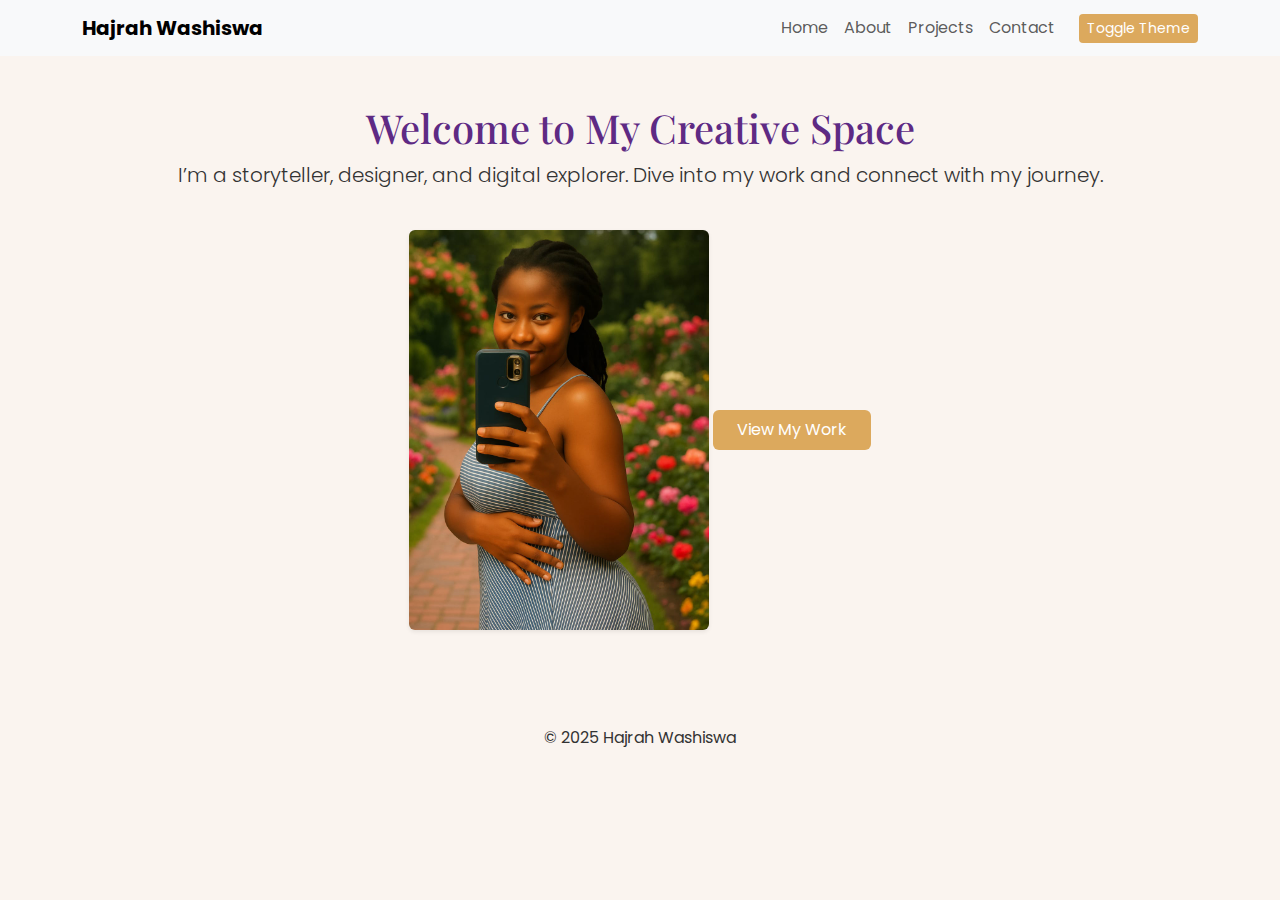
<file: Destyne Hajrah 2/index.html>
<!DOCTYPE html>
<html lang="en">
<head>
  <meta charset="UTF-8" />
  <meta name="viewport" content="width=device-width, initial-scale=1" />
  <title>Welcome - Hajrah Washiswa</title>
  <!-- Bootstrap CDN -->
  <link href="https://cdn.jsdelivr.net/npm/bootstrap@5.3.0/dist/css/bootstrap.min.css" rel="stylesheet" />
  <!-- Google Fonts -->
  <link href="https://fonts.googleapis.com/css2?family=Poppins:wght@400;600&family=Playfair+Display&display=swap" rel="stylesheet" />
  <style>
    body {
      background-color: #FAF4EF;
      font-family: 'Poppins', sans-serif;
      color: #333333;
    }
    h1, h2 {
      font-family: 'Playfair Display', serif;
      color: #5E2A84;
    }
    .btn-custom {
      background-color: #DCA95D;
      color: white;
      border: none;
    }
    .btn-custom:hover {
      background-color: #5E2A84;
    }
  </style>
  <link rel="stylesheet" href="style.css" />
</head>
<body>

  <nav class="navbar navbar-expand-lg bg-light">
    <div class="container">
      <a class="navbar-brand fw-bold" href="#">Hajrah Washiswa</a>
      <button class="navbar-toggler" data-bs-toggle="collapse" data-bs-target="#navbarNav">
        <span class="navbar-toggler-icon"></span>
      </button>
      <div class="collapse navbar-collapse justify-content-end" id="navbarNav">
        <ul class="navbar-nav">
          <li class="nav-item"><a class="nav-link" href="index.html">Home</a></li>
          <li class="nav-item"><a class="nav-link" href="about.html">About</a></li>
          <li class="nav-item"><a class="nav-link" href="projects.html">Projects</a></li>
          <li class="nav-item"><a class="nav-link" href="contact.html">Contact</a></li>
        </ul>
        <button id="toggle-theme" class="btn btn-sm btn-custom ms-3">Toggle Theme</button>
      </div>
    </div>
  </nav>

  <header class="container text-center py-5">
    <h1>Welcome to My Creative Space</h1>
    <p class="lead">I’m a storyteller, designer, and digital explorer. Dive into my work and connect with my journey.</p>
    <img src="assets/images/image1.jpg" alt="Hajrah portrait" class="img-fluid rounded shadow-sm my-4" width="300" />
    <a href="projects.html" class="btn btn-custom px-4 py-2">View My Work</a>
  </header>

  <footer class="text-center py-4">
    <p>&copy; 2025 Hajrah Washiswa</p>
  </footer>

  <!-- Bootstrap JS -->
  <script src="https://cdn.jsdelivr.net/npm/bootstrap@5.3.0/dist/js/bootstrap.bundle.min.js"></script>
<script src="script.js"></script>
</body>
</html>
</file>
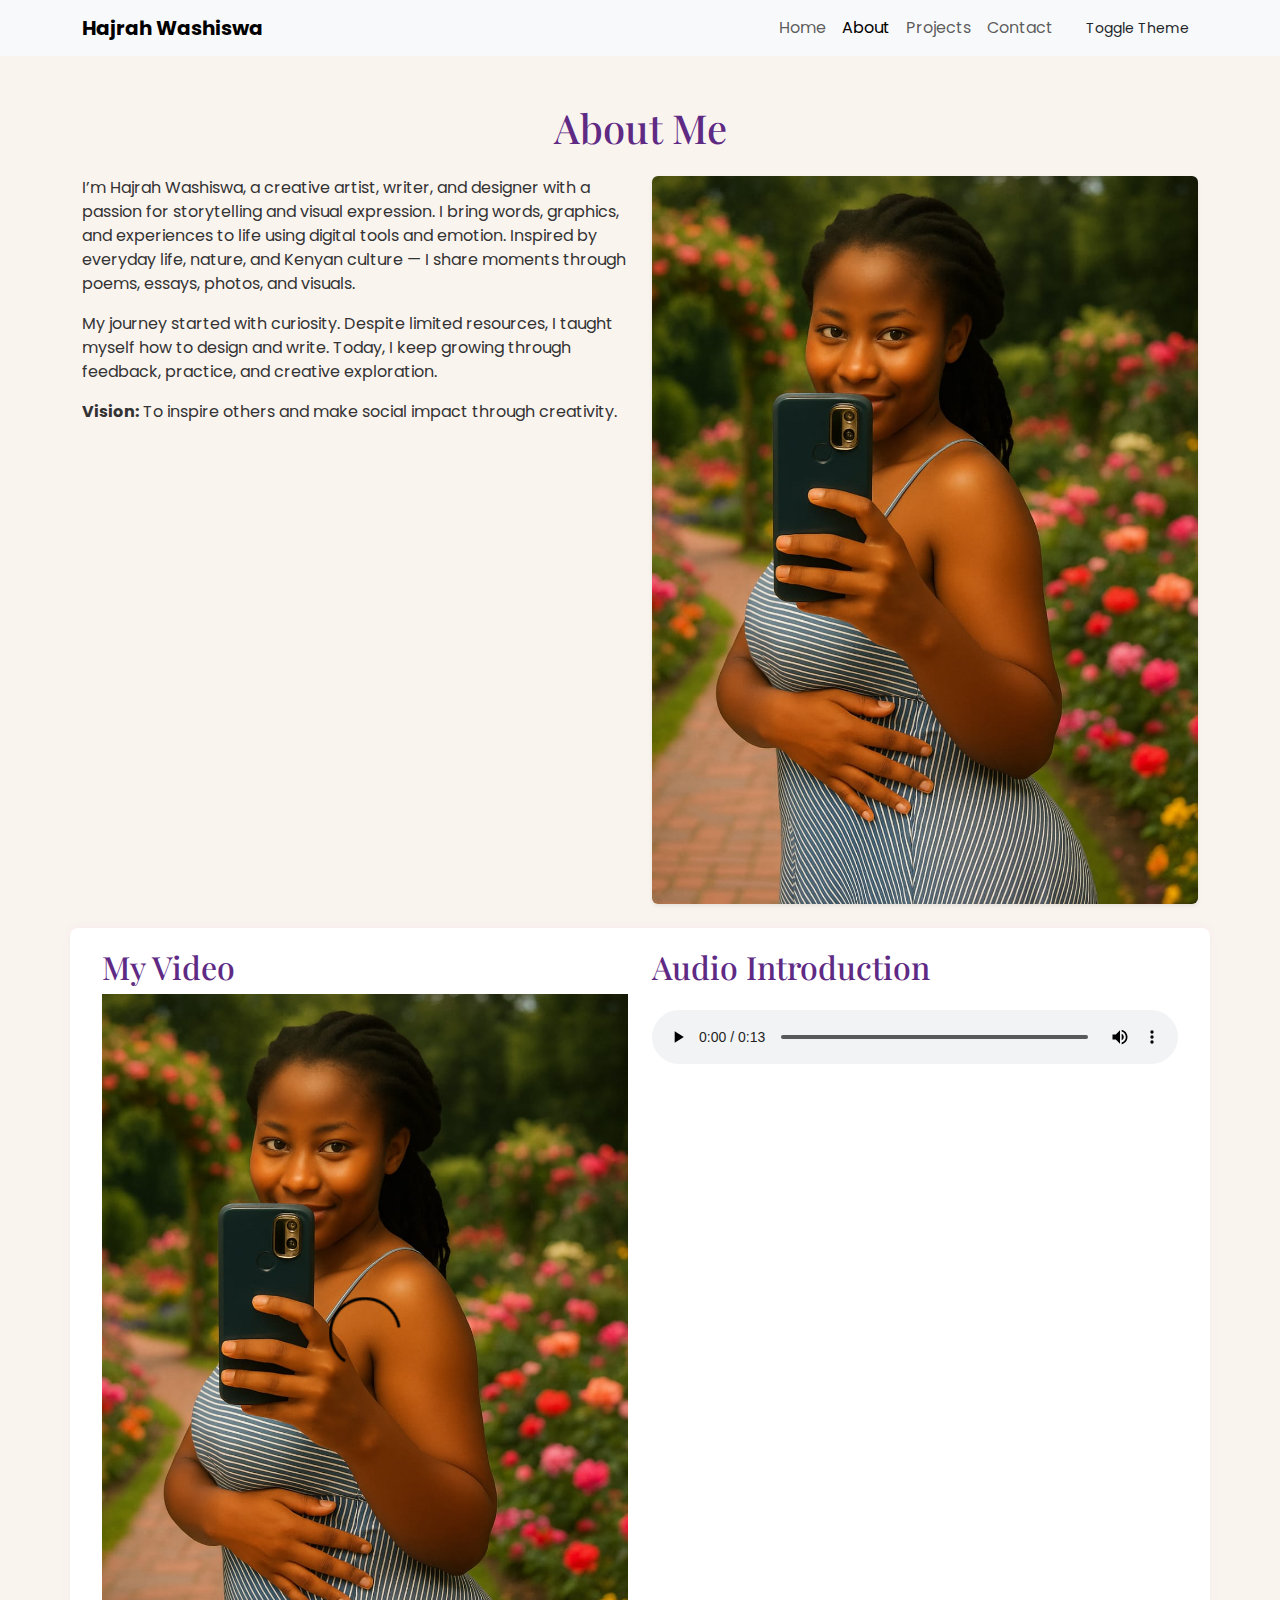
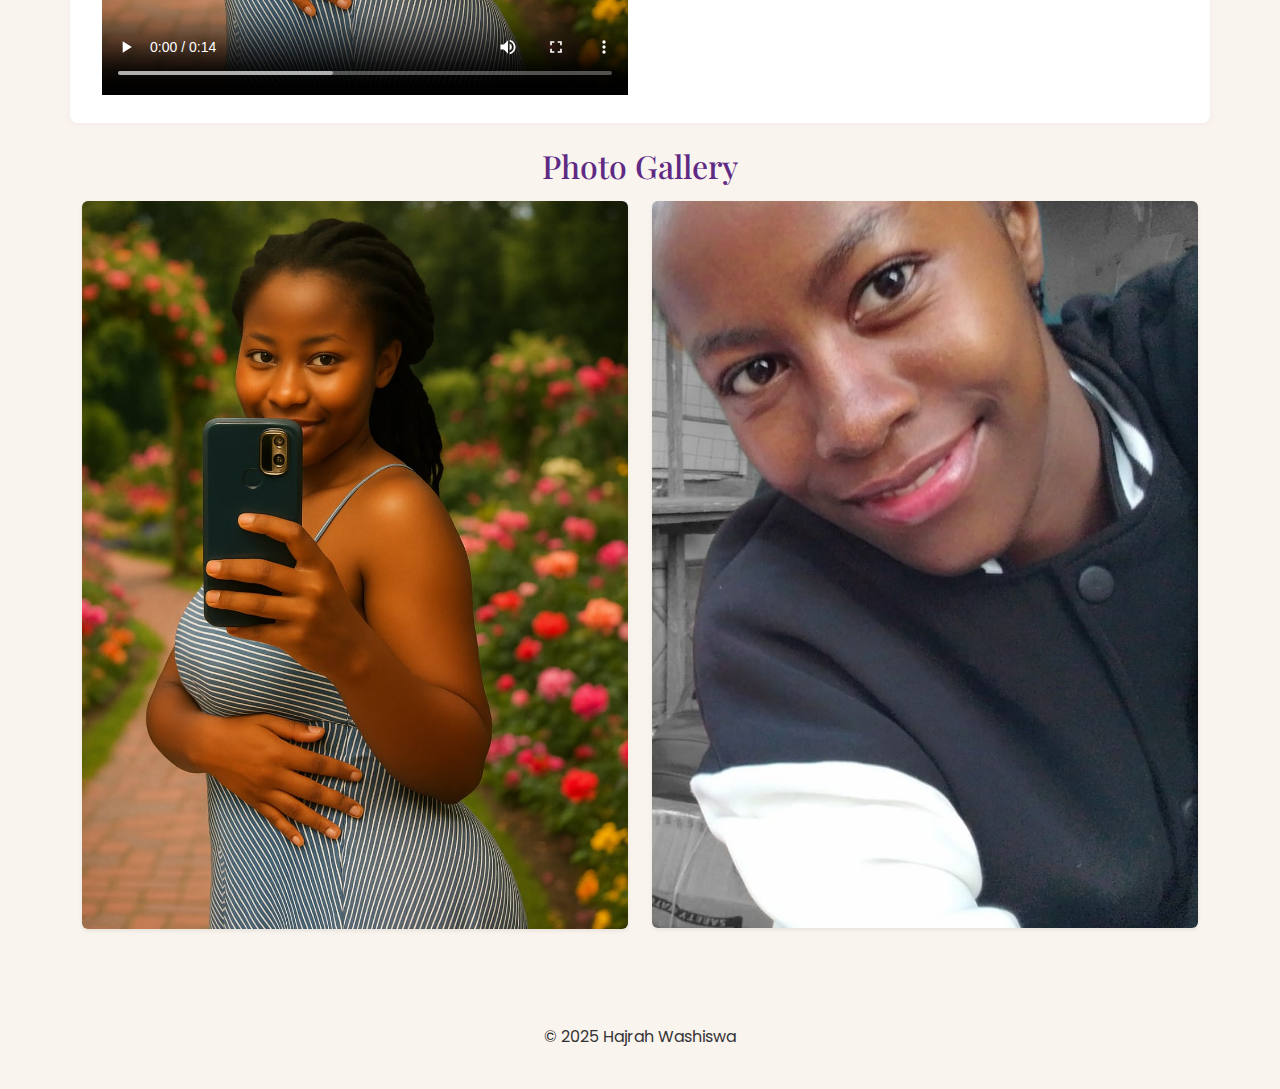
<file: Destyne Hajrah 2/about.html>
<!DOCTYPE html>
<html lang="en">
<head>
  <meta charset="UTF-8" />
  <meta name="viewport" content="width=device-width, initial-scale=1" />
  <title>About - Hajrah Washiswa</title>
  <link href="https://cdn.jsdelivr.net/npm/bootstrap@5.3.0/dist/css/bootstrap.min.css" rel="stylesheet" />
  <link href="https://fonts.googleapis.com/css2?family=Poppins:wght@400;600&family=Playfair+Display&display=swap" rel="stylesheet" />
  <style>
    body {
      background-color: #FAF4EF;
      font-family: 'Poppins', sans-serif;
      color: #333333;
    }
    h1, h2 {
      font-family: 'Playfair Display', serif;
      color: #5E2A84;
    }
    .media-section {
      background-color: #ffffff;
      border-radius: 8px;
      padding: 20px;
      box-shadow: 0 0 10px rgba(94, 42, 132, 0.05);
    }
  </style>
  <link rel="stylesheet" href="style.css" />
</head>
<body>

  <nav class="navbar navbar-expand-lg bg-light">
    <div class="container">
      <a class="navbar-brand fw-bold" href="#">Hajrah Washiswa</a>
      <button class="navbar-toggler" data-bs-toggle="collapse" data-bs-target="#navbarNav">
        <span class="navbar-toggler-icon"></span>
      </button>
      <div class="collapse navbar-collapse justify-content-end" id="navbarNav">
        <ul class="navbar-nav">
          <li class="nav-item"><a class="nav-link" href="index.html">Home</a></li>
          <li class="nav-item"><a class="nav-link active" href="#">About</a></li>
          <li class="nav-item"><a class="nav-link" href="projects.html">Projects</a></li>
          <li class="nav-item"><a class="nav-link" href="contact.html">Contact</a></li>
        </ul>
        <button id="toggle-theme" class="btn btn-sm btn-custom ms-3">Toggle Theme</button>
      </div>
    </div>
  </nav>

  <div class="container py-5">
    <h1 class="text-center mb-4">About Me</h1>

    <div class="row mb-4">
      <div class="col-md-6">
        <p>
          I’m Hajrah Washiswa, a creative artist, writer, and designer with a passion for storytelling and visual expression. I bring words, graphics, and experiences to life using digital tools and emotion. Inspired by everyday life, nature, and Kenyan culture — I share moments through poems, essays, photos, and visuals.
        </p>
        <p>
          My journey started with curiosity. Despite limited resources, I taught myself how to design and write. Today, I keep growing through feedback, practice, and creative exploration.
        </p>
        <p><strong>Vision:</strong> To inspire others and make social impact through creativity.</p>
      </div>
      <div class="col-md-6">
        <img src="assets/images/image1.jpg" alt="Creative portrait" class="img-fluid rounded shadow-sm" />
      </div>
    </div>

    <div class="row mb-4 media-section">
      <div class="col-md-6">
        <h2>My Video</h2>
        <video controls class="w-100" poster="assets/images/image1.jpg">
          <source src="assets/video/video1.mp4" type="video/mp4" />
          Your browser does not support the video tag.
        </video>
      </div>
      <div class="col-md-6">
        <h2>Audio Introduction</h2>
        <audio controls class="w-100 mt-3">
          <source src="assets/audio/audio1.m4a" type="audio/mp4" />
          Your browser does not support the audio element.
        </audio>
      </div>
    </div>

    <div class="row mb-4">
      <h2 class="text-center mb-3">Photo Gallery</h2>
      <div class="col-md-6 text-center">
        <img src="assets/images/image1.jpg" alt="Gallery image 1" class="img-fluid rounded shadow-sm" />
      </div>
      <div class="col-md-6 text-center">
        <img src="assets/images/image2.jpg" alt="Gallery image 2" class="img-fluid rounded shadow-sm" />
      </div>
    </div>
  </div>

  <footer class="text-center py-4">
    <p>&copy; 2025 Hajrah Washiswa</p>
  </footer>

  <script src="https://cdn.jsdelivr.net/npm/bootstrap@5.3.0/dist/js/bootstrap.bundle.min.js"></script>
<script src="script.js"></script>
</body>
</html>
</file>
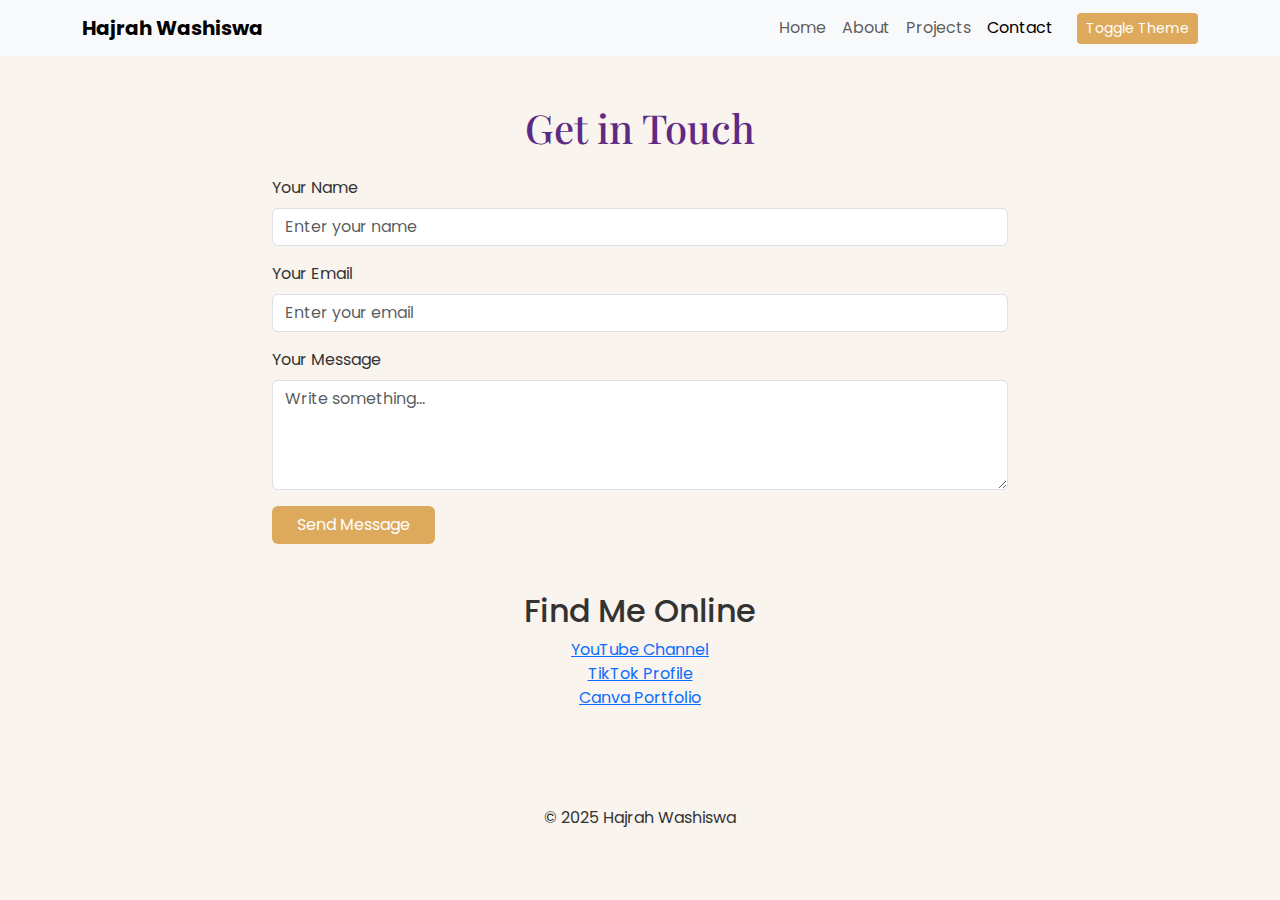
<file: Destyne Hajrah 2/contact.html>
<!DOCTYPE html>
<html lang="en">
<head>
  <meta charset="UTF-8" />
  <meta name="viewport" content="width=device-width, initial-scale=1" />
  <title>Contact - Hajrah Washiswa</title>
  <link href="https://cdn.jsdelivr.net/npm/bootstrap@5.3.0/dist/css/bootstrap.min.css" rel="stylesheet" />
  <link href="https://fonts.googleapis.com/css2?family=Poppins:wght@400;600&family=Playfair+Display&display=swap" rel="stylesheet" />
  <style>
    body {
      background-color: #FAF4EF;
      font-family: 'Poppins', sans-serif;
      color: #333333;
    }
    h1 {
      font-family: 'Playfair Display', serif;
      color: #5E2A84;
    }
    .btn-custom {
      background-color: #DCA95D;
      color: white;
    }
    .btn-custom:hover {
      background-color: #5E2A84;
    }
  </style>
  <link rel="stylesheet" href="style.css" />
</head>
<body>

  <nav class="navbar navbar-expand-lg bg-light">
    <div class="container">
      <a class="navbar-brand fw-bold" href="#">Hajrah Washiswa</a>
      <button class="navbar-toggler" data-bs-toggle="collapse" data-bs-target="#navbarNav">
        <span class="navbar-toggler-icon"></span>
      </button>
      <div class="collapse navbar-collapse justify-content-end" id="navbarNav">
        <ul class="navbar-nav">
          <li class="nav-item"><a class="nav-link" href="index.html">Home</a></li>
          <li class="nav-item"><a class="nav-link" href="about.html">About</a></li>
          <li class="nav-item"><a class="nav-link" href="projects.html">Projects</a></li>
          <li class="nav-item"><a class="nav-link active" href="#">Contact</a></li>
        </ul>
        <button id="toggle-theme" class="btn btn-sm btn-custom ms-3">Toggle Theme</button>

      </div>
    </div>
  </nav>

  <div class="container py-5">
    <h1 class="text-center mb-4">Get in Touch</h1>

    <div class="row justify-content-center mb-5">
      <div class="col-md-8">
        <form>
          <div class="mb-3">
            <label for="name" class="form-label">Your Name</label>
            <input type="text" id="name" class="form-control" placeholder="Enter your name" />
          </div>
          <div class="mb-3">
            <label for="email" class="form-label">Your Email</label>
            <input type="email" id="email" class="form-control" placeholder="Enter your email" />
          </div>
          <div class="mb-3">
            <label for="message" class="form-label">Your Message</label>
            <textarea id="message" rows="4" class="form-control" placeholder="Write something..."></textarea>
          </div>
          <button type="submit" class="btn btn-custom px-4">Send Message</button>
        </form>
      </div>
    </div>

    <div class="text-center mb-4">
      <h2>Find Me Online</h2>
      <ul class="list-unstyled">
        <li><a href="https://www.youtube.com/@MurungaHajrah-ng1ol" target="_blank">YouTube Channel</a></li>
        <li><a href="https://tiktok.com/@murungahajrah" target="_blank">TikTok Profile</a></li>
        <li><a href="https://hajrah-portfolio.my.canva.site/" target="_blank">Canva Portfolio</a></li>
      </ul>
    </div>
  </div>

  <footer class="text-center py-4">
    <p>&copy; 2025 Hajrah Washiswa</p>
  </footer>

  <script src="https://cdn.jsdelivr.net/npm/bootstrap@5.3.0/dist/js/bootstrap.bundle.min.js"></script>
<script src="script.js"></script>
</body>
</html>
</file>
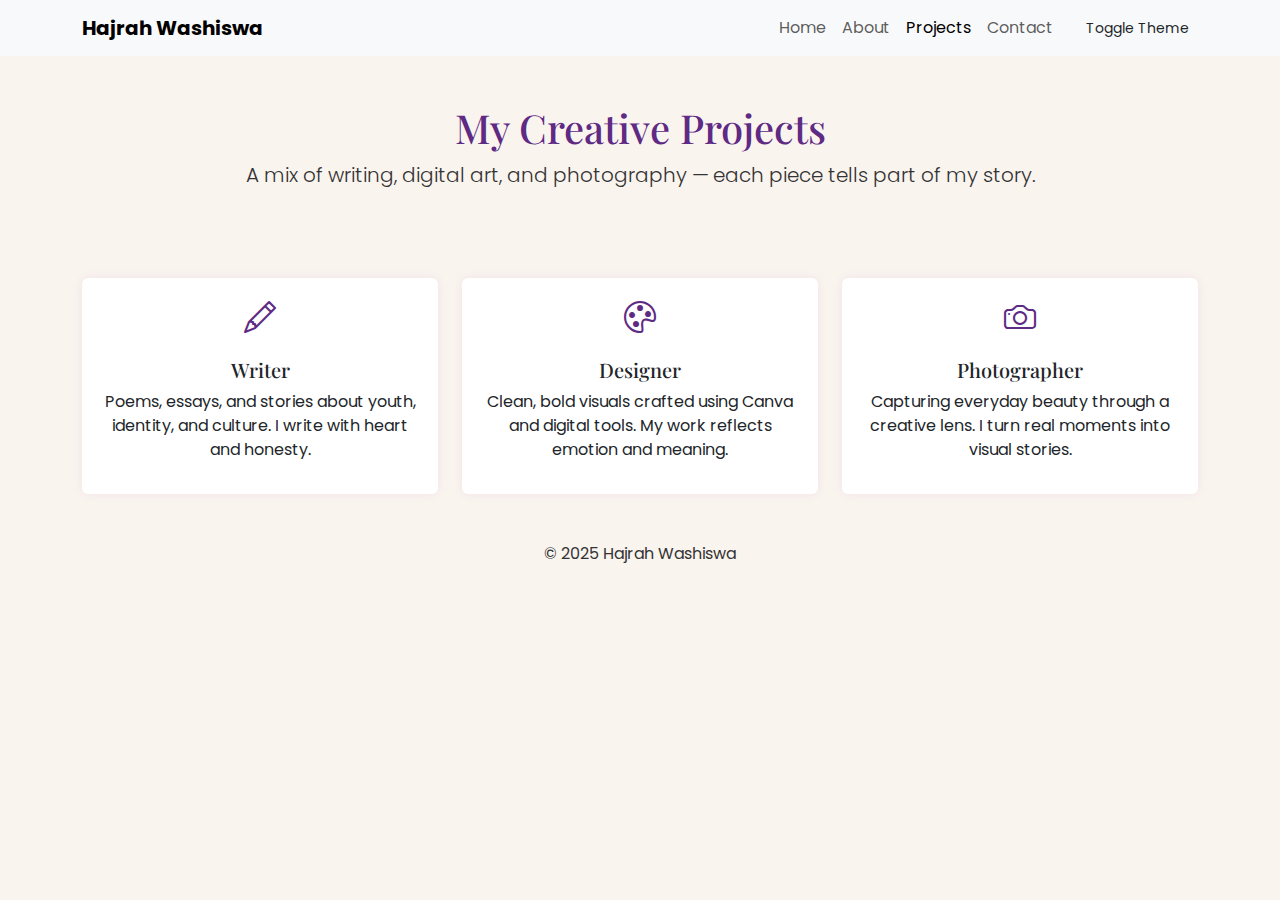
<file: Destyne Hajrah 2/projects.html>
<!DOCTYPE html>
<html lang="en">
<head>
  <meta charset="UTF-8" />
  <meta name="viewport" content="width=device-width, initial-scale=1" />
  <title>Projects - Hajrah Washiswa</title>
  <link href="https://cdn.jsdelivr.net/npm/bootstrap@5.3.0/dist/css/bootstrap.min.css" rel="stylesheet" />
  <link href="https://fonts.googleapis.com/css2?family=Poppins:wght@400;600&family=Playfair+Display&display=swap" rel="stylesheet" />
  <link href="https://cdn.jsdelivr.net/npm/bootstrap-icons@1.10.5/font/bootstrap-icons.css" rel="stylesheet" />
  <style>
    body {
      background-color: #FAF4EF;
      font-family: 'Poppins', sans-serif;
      color: #333333;
    }
    h1, h2 {
      font-family: 'Playfair Display', serif;
      color: #5E2A84;
    }
    .card {
      border: none;
      background-color: #fff;
      box-shadow: 0 0 10px rgba(94, 42, 132, 0.08);
    }
    .icon-style {
      font-size: 2rem;
      color: #5E2A84;
    }
  </style>
  <link rel="stylesheet" href="style.css" />
</head>
<body>

  <nav class="navbar navbar-expand-lg bg-light">
    <div class="container">
      <a class="navbar-brand fw-bold" href="#">Hajrah Washiswa</a>
      <button class="navbar-toggler" data-bs-toggle="collapse" data-bs-target="#navbarNav">
        <span class="navbar-toggler-icon"></span>
      </button>
      <div class="collapse navbar-collapse justify-content-end" id="navbarNav">
        <ul class="navbar-nav">
          <li class="nav-item"><a class="nav-link" href="index.html">Home</a></li>
          <li class="nav-item"><a class="nav-link" href="about.html">About</a></li>
          <li class="nav-item"><a class="nav-link active" href="#">Projects</a></li>
          <li class="nav-item"><a class="nav-link" href="contact.html">Contact</a></li>
        </ul>
        <button id="toggle-theme" class="btn btn-sm btn-custom ms-3">Toggle Theme</button>

      </div>
    </div>
  </nav>

  <header class="container text-center py-5">
    <h1>My Creative Projects</h1>
    <p class="lead">A mix of writing, digital art, and photography — each piece tells part of my story.</p>
  </header>

  <div class="container py-4">
    <div class="row g-4">
      <div class="col-md-4">
        <div class="card p-3">
          <div class="text-center">
            <i class="bi bi-pencil icon-style"></i>
            <h2 class="h5 mt-3">Writer</h2>
            <p>Poems, essays, and stories about youth, identity, and culture. I write with heart and honesty.</p>
          </div>
        </div>
      </div>
      <div class="col-md-4">
        <div class="card p-3">
          <div class="text-center">
            <i class="bi bi-palette icon-style"></i>
            <h2 class="h5 mt-3">Designer</h2>
            <p>Clean, bold visuals crafted using Canva and digital tools. My work reflects emotion and meaning.</p>
          </div>
        </div>
      </div>
      <div class="col-md-4">
        <div class="card p-3">
          <div class="text-center">
            <i class="bi bi-camera icon-style"></i>
            <h2 class="h5 mt-3">Photographer</h2>
            <p>Capturing everyday beauty through a creative lens. I turn real moments into visual stories.</p>
          </div>
        </div>
      </div>
    </div>
  </div>

  <footer class="text-center py-4">
    <p>&copy; 2025 Hajrah Washiswa</p>
  </footer>

  <script src="https://cdn.jsdelivr.net/npm/bootstrap@5.3.0/dist/js/bootstrap.bundle.min.js"></script>
<script src="script.js"></script>
</body>
</html>
</file>
<file: Destyne Hajrah 2/style.css>
/* style.css */
body {
  scroll-behavior: smooth;
}

a:hover {
  text-decoration: underline;
  color: #5E2A84;
}

.hero-section {
  animation: fadeIn 1s ease-in;
}

@keyframes fadeIn {
  from { opacity: 0; transform: translateY(30px); }
  to   { opacity: 1; transform: translateY(0); }
}

.dark-mode {
  background-color: #2c2339 !important;
  color: #f5f5f5 !important;
}

.dark-mode a {
  color: #f9c37b;
}
</file>
